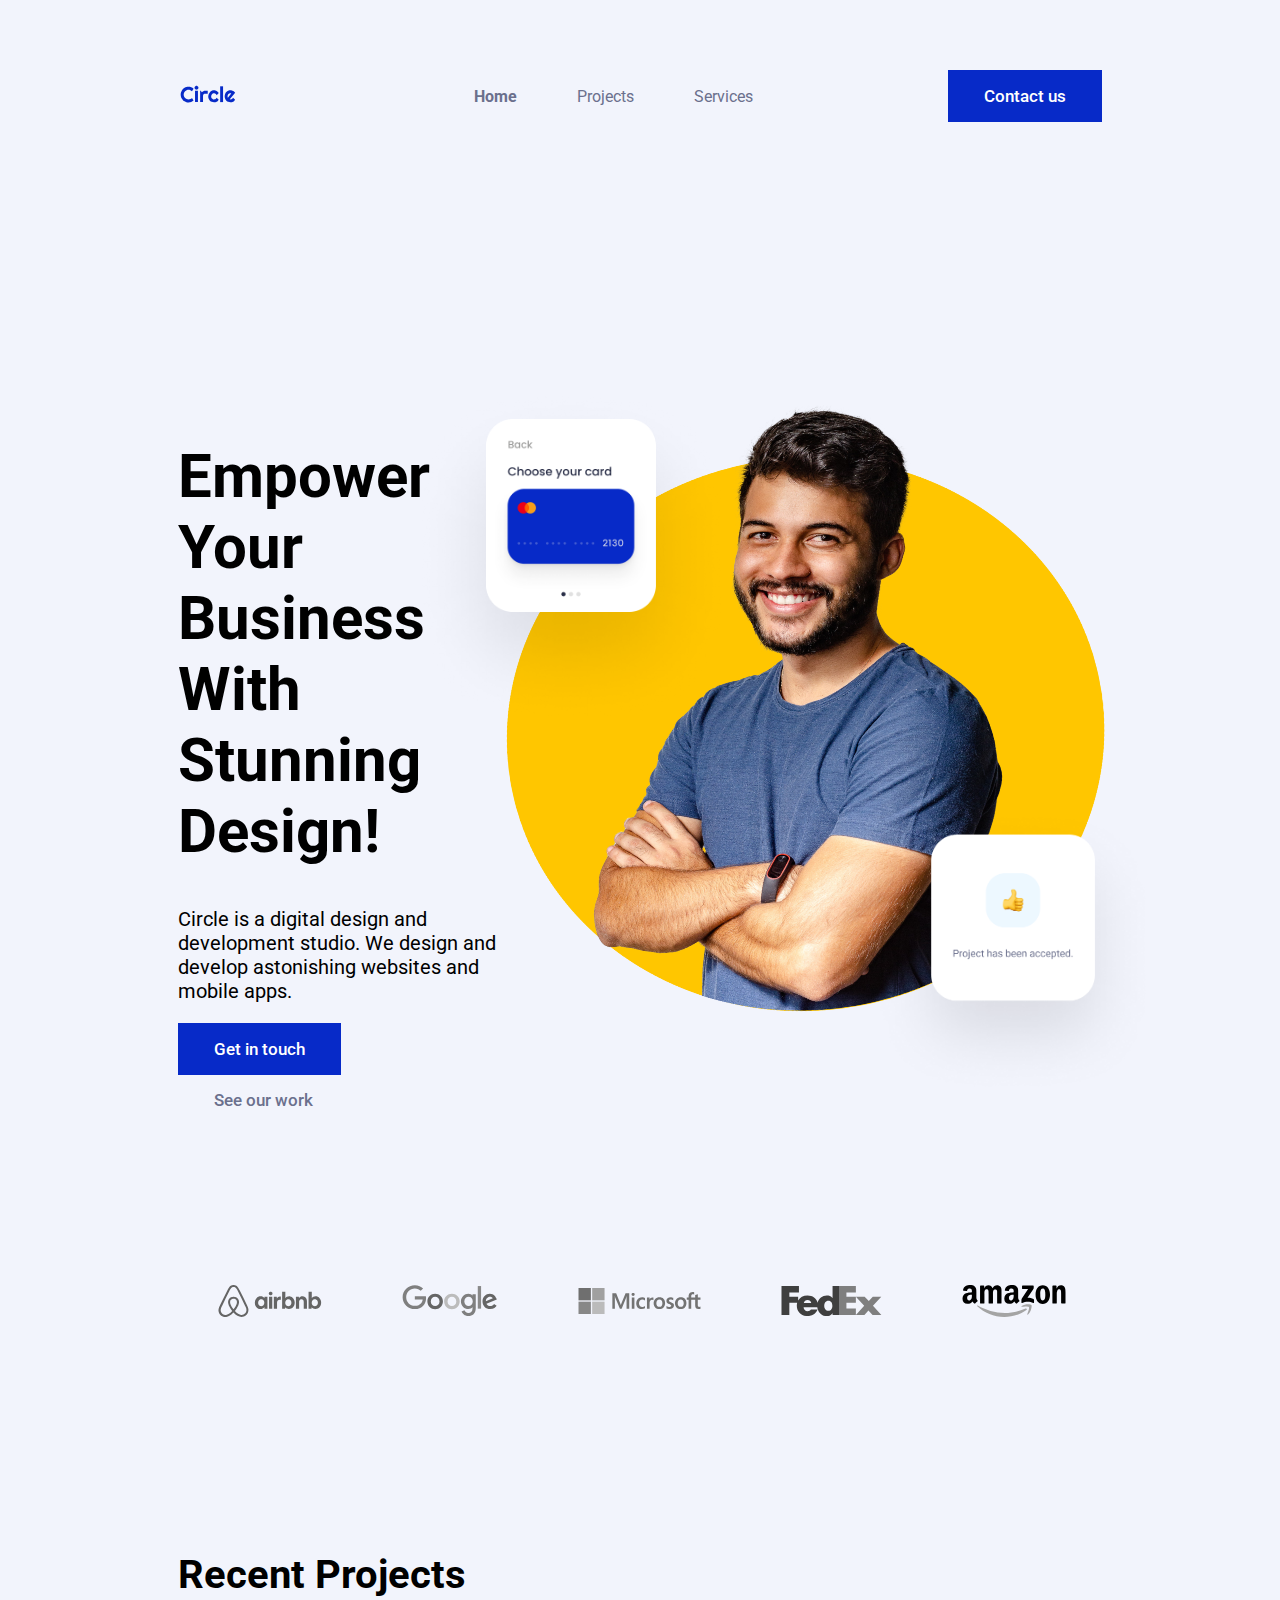
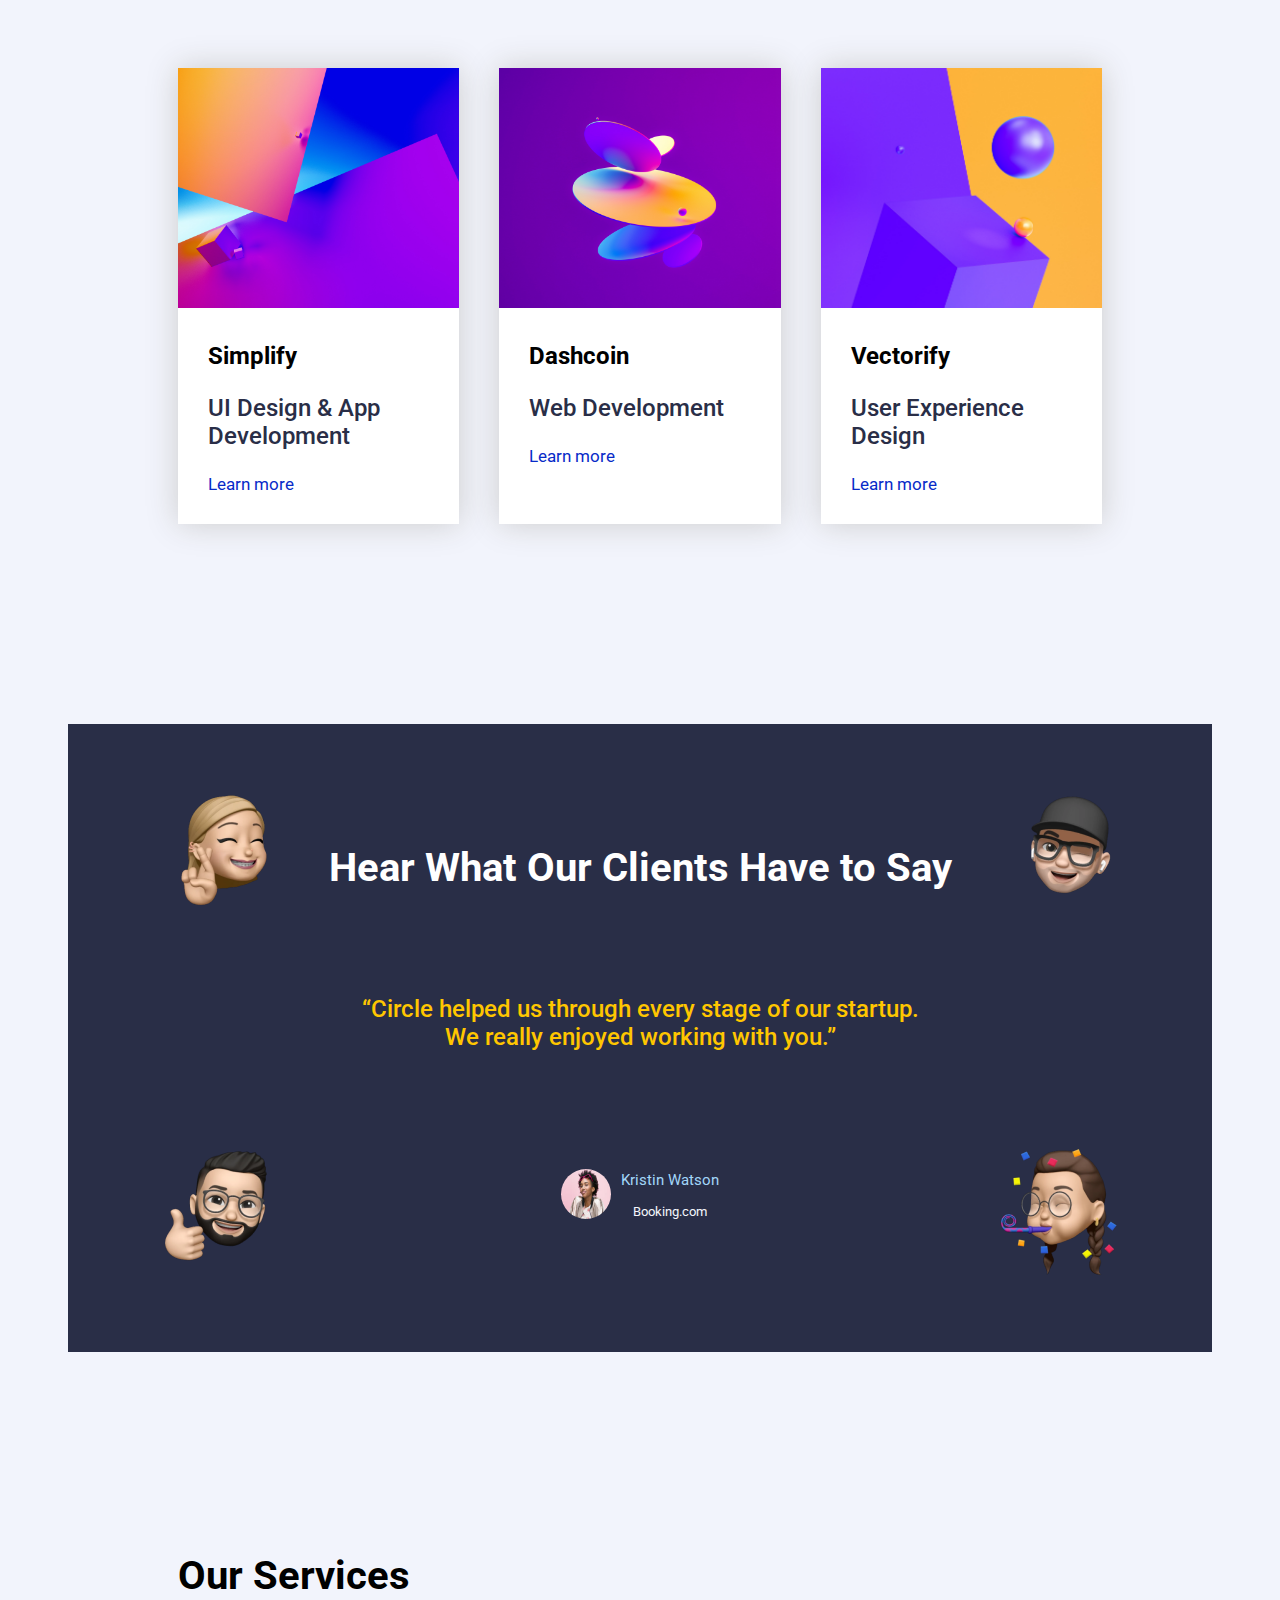
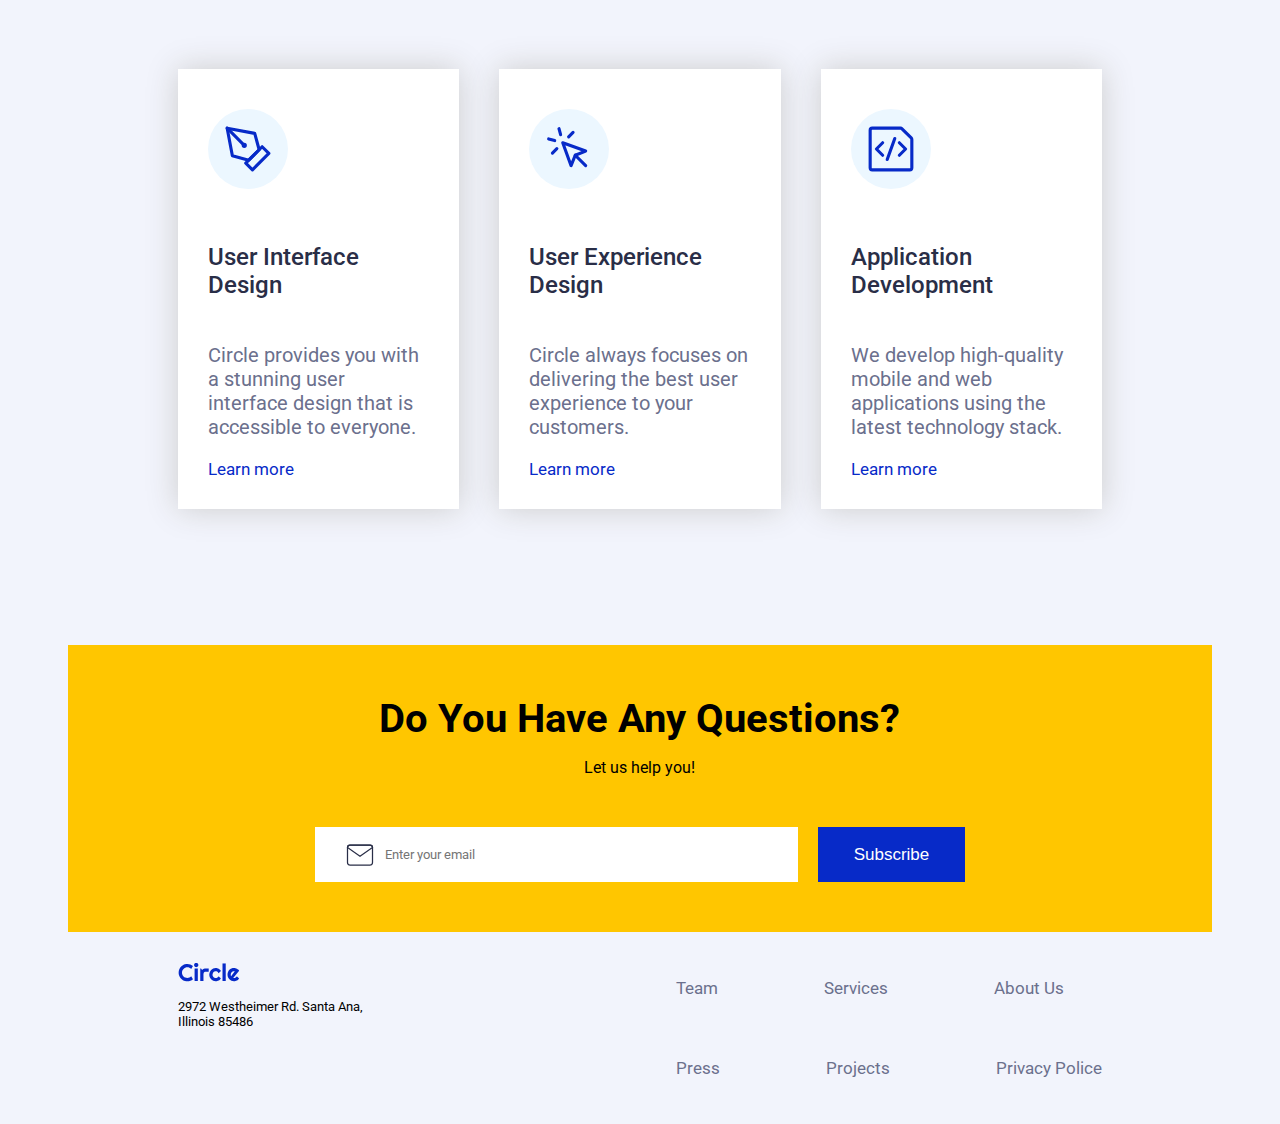
<file: index.html>
<!DOCTYPE html>
<html lang="en">

<head>
    <meta charset="UTF-8">
    <meta name="viewport" content="width=device-width, initial-scale=1">
    <meta uiv="X-UA-Compatible" content="IE=edge,chrome=1">
    <link rel="stylesheet" href="styles/main.css">
    <link rel="stylesheet" href="styles/style.css">

    <title>Circle Midterm Project - Welcome</title>
</head>

<body>
    <header>
        <div id="navbar">
            <a href="/index.html"><img class="header-logo" src="project-assets/logos/circle.svg" alt="logo-circle"></a>
            <ul class="navbar-ul">
                <li><a class="a-hover a-selected color-neutral-medium" href="index.html">Home</a></li>
                <li><a class="a-hover color-neutral-medium" href="project.html">Projects</a></li>

                <li><a class=" a-hover color-neutral-medium" href="/services.html">Services</a></li>
            </ul>
            <a href="/contact.html" class="btn">Contact us</a>
        </div>
    </header>
    <section id="hero">
        <div class="hero-container">
            <div class="hero-content">
                <h1>Empower Your Business With Stunning Design!</h1>
                <p class="table-font">Circle is a digital design and development studio. We design and develop
                    astonishing websites and
                    mobile apps.</p>
                <div class="mobile-container-center"><a href="..." class="btn">Get in touch</a>
                    <a href="See our work"
                        class="btn-nobackground headline-text-medium color-neutral-medium a-hover">See
                        our
                        work</a>
                </div>
            </div>
            <div class="hero-image-container tablet-hidden">
                <div class="card1"><img src="project-assets/hero-section/card-1.png" alt="card1"></div>
                <div class="card2"><img src="project-assets/hero-section/card-2.png" alt="card2"></div>
                <div class="hero-img"><img src="project-assets/hero-section/hero-image.png" alt="hero-image"> </div>
            </div>
        </div>
    </section>
    <section id="client">
        <div class="client-link">
            <a href="/www.airbnb.es/"><img src="project-assets/logos/airbnb-logo.svg" alt="airbnb"></a>
            <a href="/www.google.es/"><img src="project-assets/logos/google-logo.svg" alt="google"></a>
            <a href="/www.microsoft.com"><img src="project-assets/logos/microsoft-logo.svg" alt="microsoft"></a>
            <a href="/www.fedex.com"><img src="project-assets/logos/fedex-logo.svg" alt="fedex"></a>
            <a href="/www.amazon.com"> <img src="project-assets/logos/amazon-logo.svg" alt="amazon"></a>
        </div>
    </section>
    <section id="projects">
        <div class="projects-container">
            <h3>Recent Projects</h3>
            <div class="projects-slide">
                <div class="slide">
                    <img class="img-project" src="project-assets/projects-section/1.jpg" alt="project 1">
                    <div class="slide-text">
                        <h4>Simplify</h4>
                        <p class="body-intro-medium color-neutral-dark p-fontsize-responsive">UI Design & App
                            Development</p>
                        <a class="a-hover color-primary-default headline-text-regular a-bottom"
                            href="/projects/1.html?uuid=1"> Learn
                            more</a>
                    </div>
                </div>

                <div class="slide">
                    <img class="img-project" src="project-assets/projects-section/2.jpg" alt="project 2">
                    <div class="slide-text">
                        <h4>Dashcoin</h4>
                        <p class="body-intro-medium color-neutral-dark p-fontsize-responsive">Web Development</p>
                        <a class="a-hover color-primary-default headline-text-regular" href="/projects/1.html?uuid=2">
                            Learn more</a>
                    </div>
                </div>
                <div class="slide">
                    <img class="img-project" src="project-assets/projects-section/3.jpg" alt="project 3">
                    <div class="slide-text">
                        <h4>Vectorify</h4>
                        <p class="body-intro-medium color-neutral-dark  p-fontsize-responsive">User Experience Design
                        </p>
                        <a class="a-hover color-primary-default headline-text-regular" href="/projects/1.html?uuid=3">
                            Learn more</a>
                    </div>
                </div>
            </div>
        </div>
    </section>
    <section id="testimonial">
        <div class="testimonial-container">
            <div class="testimonial-text">
                <h3 class="h3-white">Hear What Our Clients Have to Say</h3>
                <p class="color-secondary body-intro-medium secondary-text">“Circle helped us through every stage of our
                    startup. We
                    really enjoyed
                    working with you.”</p>
                <div class="testimonial-img">
                    <img class="testimonial-pic" src="project-assets/testimonial-section/profile.png" alt="profile">
                    <div class="">
                        <p class="caption1-regular color-primary-hover">Kristin Watson</p>
                        <p class="caption2-regular color-neutral-light">Booking.com</p>
                    </div>
                </div>
            </div>
            <div class="memoji">
                <img class="testimonial1" src="project-assets/testimonial-section/memoji-1.png" alt="testimonial 1" />
                <img class="testimonial2" src="project-assets/testimonial-section/memoji-2.png" alt="testimonial 2" />
                <img class="testimonial3" src="project-assets/testimonial-section/memoji-3.png" alt="testimonial 3" />
                <img class="testimonial4" src="project-assets/testimonial-section/memoji-4.png" alt="testimonial 4" />
            </div>
        </div>
    </section>
    <section id="services">
        <div>
            <h3>Our Services</h3>
            <div class="projects-slide">
                <div class="slide">
                    <div class="icon-img">
                        <img src="project-assets/services-section/icons/1.svg" alt="service 1">
                    </div>
                    <div class="slide-text">
                        <p class="body-intro-medium color-neutral-dark">User Interface Design</p>
                        <p class="body-intro-regular color-neutral-medium">Circle provides you with a stunning user
                            interface design that is
                            accessible to everyone.</p>
                        <div class="spacer"></div>
                        <a class="a-hover color-primary-default headline-text-regular a-bottom" href="/services.html">
                            Learn
                            more</a>
                    </div>
                </div>

                <div class="slide">
                    <div class="icon-img">
                        <img src="project-assets/services-section/icons/2.svg" alt="service 2">
                    </div>
                    <div class="slide-text">
                        <p class="body-intro-medium color-neutral-dark">User Experience Design</p>
                        <p class="body-intro-regular color-neutral-medium">Circle always focuses on delivering the best
                            user experience to
                            your
                            customers.</p>
                        <div class="spacer"></div>
                        <a class="a-hover color-primary-default headline-text-regular" href="/services.html"> Learn
                            more</a>
                    </div>
                </div>
                <div class="slide">
                    <div class="icon-img">
                        <img src="project-assets/services-section/icons/3.svg" alt="service 3">
                    </div>
                    <div class="slide-text">
                        <p class="body-intro-medium color-neutral-dark">Application Development</p>
                        <p class="body-intro-regular color-neutral-medium">We develop high-quality mobile and web
                            applications using the
                            latest
                            technology stack.</p>
                        <div class="spacer"></div>
                        <a class="a-hover color-primary-default headline-text-regular" href="/services.html"> Learn
                            more</a>
                    </div>
                </div>
            </div>
        </div>
    </section>
    <section id="cta">
        <div class="contact">
            <div>
                <h3>Do You Have Any Questions?</h3>
                <p>Let us help you!</p>

                <form class="form-contact" action="htpps//www.google.es" method="post">
                    <div class="form-email">
                        <input type="email" name="contact-form" placeholder="Enter your email">
                        <img src="project-assets/newsletter/icon/mail.svg" alt="email">
                    </div>
                    <button type="submit" class="btn-form">Subscribe</button>
                </form>
            </div>
        </div>
    </section>
    <footer id="footer">
        <div class="footer-container">
            <div class="logo-footer">
                <a class="a-hover" href="/index.html" target="_blank" rel="noopener noreferrer"><img
                        src="project-assets/logos/circle.svg" alt="circle-logo"> </a>
                <p class="caption2-regular">2972 Westheimer Rd. Santa Ana, <br> Illinois 85486 </p>
            </div>
            <div class="footer-list">
                <ul>
                    <li><a class="a-hover headline-text-regular color-neutral-medium" href="">Team</a></li>
                    <li><a class="a-hover headline-text-regular color-neutral-medium" href="">Services</a></li>
                    <li><a class="a-hover headline-text-regular color-neutral-medium" href="">About Us</a></li>
                </ul>
                <ul>
                    <li><a class="a-hover headline-text-regular color-neutral-medium" href="">Press</a></li>
                    <li><a class="a-hover headline-text-regular color-neutral-medium" href="">Projects</a></li>
                    <li><a class="a-hover headline-text-regular color-neutral-medium" href="">Privacy Police</a>
                    </li>
                </ul>
            </div>
        </div>
    </footer>
</body>

</html>
</file>
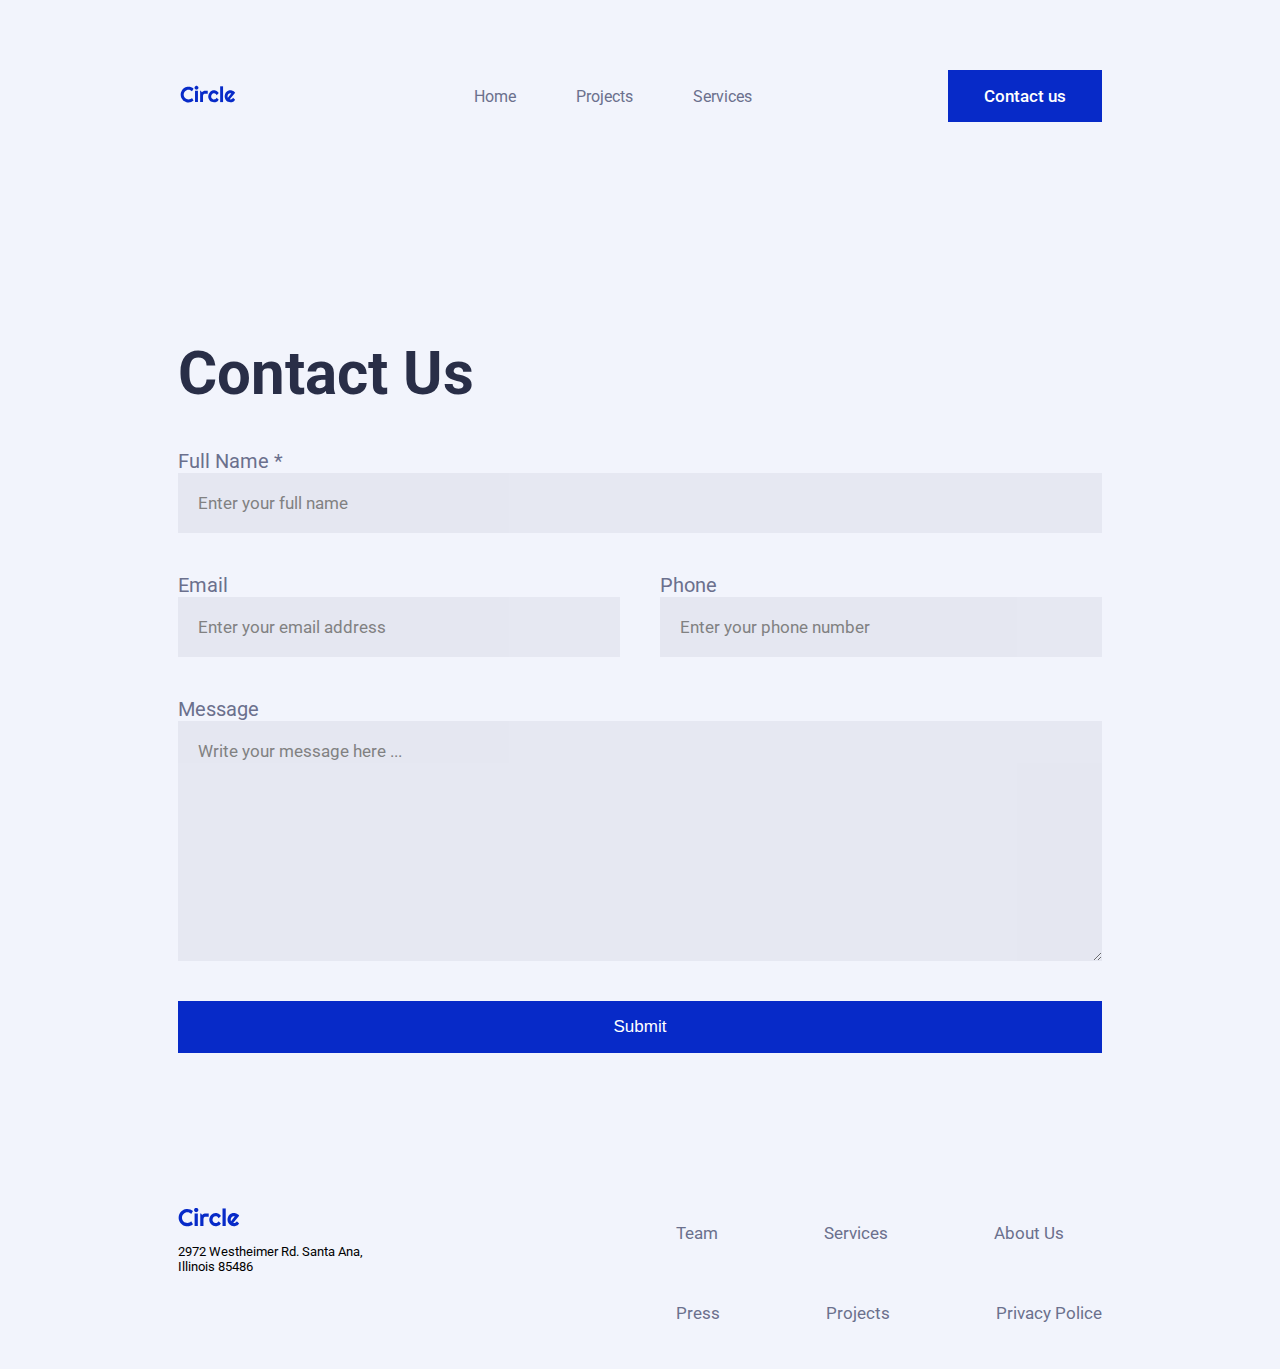
<file: contact.html>
<!DOCTYPE html>
<html lang="en">

<head>
    <meta charset="UTF-8">
    <meta http-equiv="X-UA-Compatible" content="IE=edge">
    <meta name="viewport" content="width=device-width, initial-scale=1.0">
    <link rel="stylesheet" href="styles/main.css">
    <link rel="stylesheet" href="styles/style.css">
    <title>Circle Midterm Project - Contact Us!</title>
</head>

<body>
    <header>
        <div id="navbar">
            <a href="/index.html"><img class="header-logo" src="project-assets/logos/circle.svg" alt="logo-circle"></a>
            <ul class="navbar-ul">
                <li><a class="a-hover color-neutral-medium" href="/index.html">Home</a></li>
                <li><a class="a-hover color-neutral-medium" href="/project.html">Projects</a></li>
                <li><a class="a-hover color-neutral-medium" href="/services.html">Services</a></li>
            </ul>
            <a href="/contact.html" class="btn">Contact us</a>
        </div>
    </header>
    <section id="contact-page">
        <div class="contact-page-form-extended">
            <div>
                <h1 class="color-neutral-dark">Contact Us</h1>
                <form class="form-extended">
                    <div class="form-extended-row form-extended-name">
                        <label for="name" class="body-intro-regular color-neutral-medium">Full Name *</label>
                        <input type="text" name="name" placeholder="Enter your full name"
                            class="headline-text-regular color-neutral-medium" required>
                    </div>
                    <div class="form-extended-email-phone form-extended-row">
                        <div class="form-extended-email">
                            <label for="email" class="body-intro-regular color-neutral-medium">Email</label>
                            <input type="email" name="email" placeholder="Enter your email address"
                                class="headline-text-regular color-neutral-medium" required>
                        </div>
                        <div class="form-extended-phone">
                            <label for="phone" class="body-intro-regular color-neutral-medium">Phone</label>
                            <input type="number" name="phone" placeholder="Enter your phone number"
                                class="headline-text-regular color-neutral-medium" required min="9">
                        </div>
                    </div>
                    <div class="form-extended-row form-extended-name">
                        <label for="message" class="body-intro-regular color-neutral-medium">Message</label>
                        <textarea name="message" placeholder="Write your message here ..."
                            class="headline-text-regular color-neutral-medium" required></textarea>
                    </div>
                    <button type="submit" class="btn headline-text-medium btn-submit">Submit</button>
                </form>
            </div>
        </div>

    </section>

    <footer id="footer">
        <div class="footer-container">
            <div class="logo-footer">
                <a class="a-hover" href="/index.html" target="_blank" rel="noopener noreferrer"><img
                        src="project-assets/logos/circle.svg" alt="circle-logo"> </a>
                <p class="caption2-regular">2972 Westheimer Rd. Santa Ana, <br> Illinois 85486 </p>
            </div>
            <div class="footer-list">
                <ul>
                    <li><a class="a-hover headline-text-regular color-neutral-medium" href="">Team</a></li>
                    <li><a class="a-hover headline-text-regular color-neutral-medium" href="">Services</a></li>
                    <li><a class="a-hover headline-text-regular color-neutral-medium" href="">About Us</a></li>
                </ul>
                <ul>
                    <li><a class="a-hover headline-text-regular color-neutral-medium" href="">Press</a></li>
                    <li><a class="a-hover headline-text-regular color-neutral-medium" href="">Projects</a></li>
                    <li><a class="a-hover headline-text-regular color-neutral-medium" href="">Privacy Police</a>
                    </li>
                </ul>
            </div>
        </div>
    </footer>
    <script src="./contact.js"> </script>
</body>

</html>
</file>
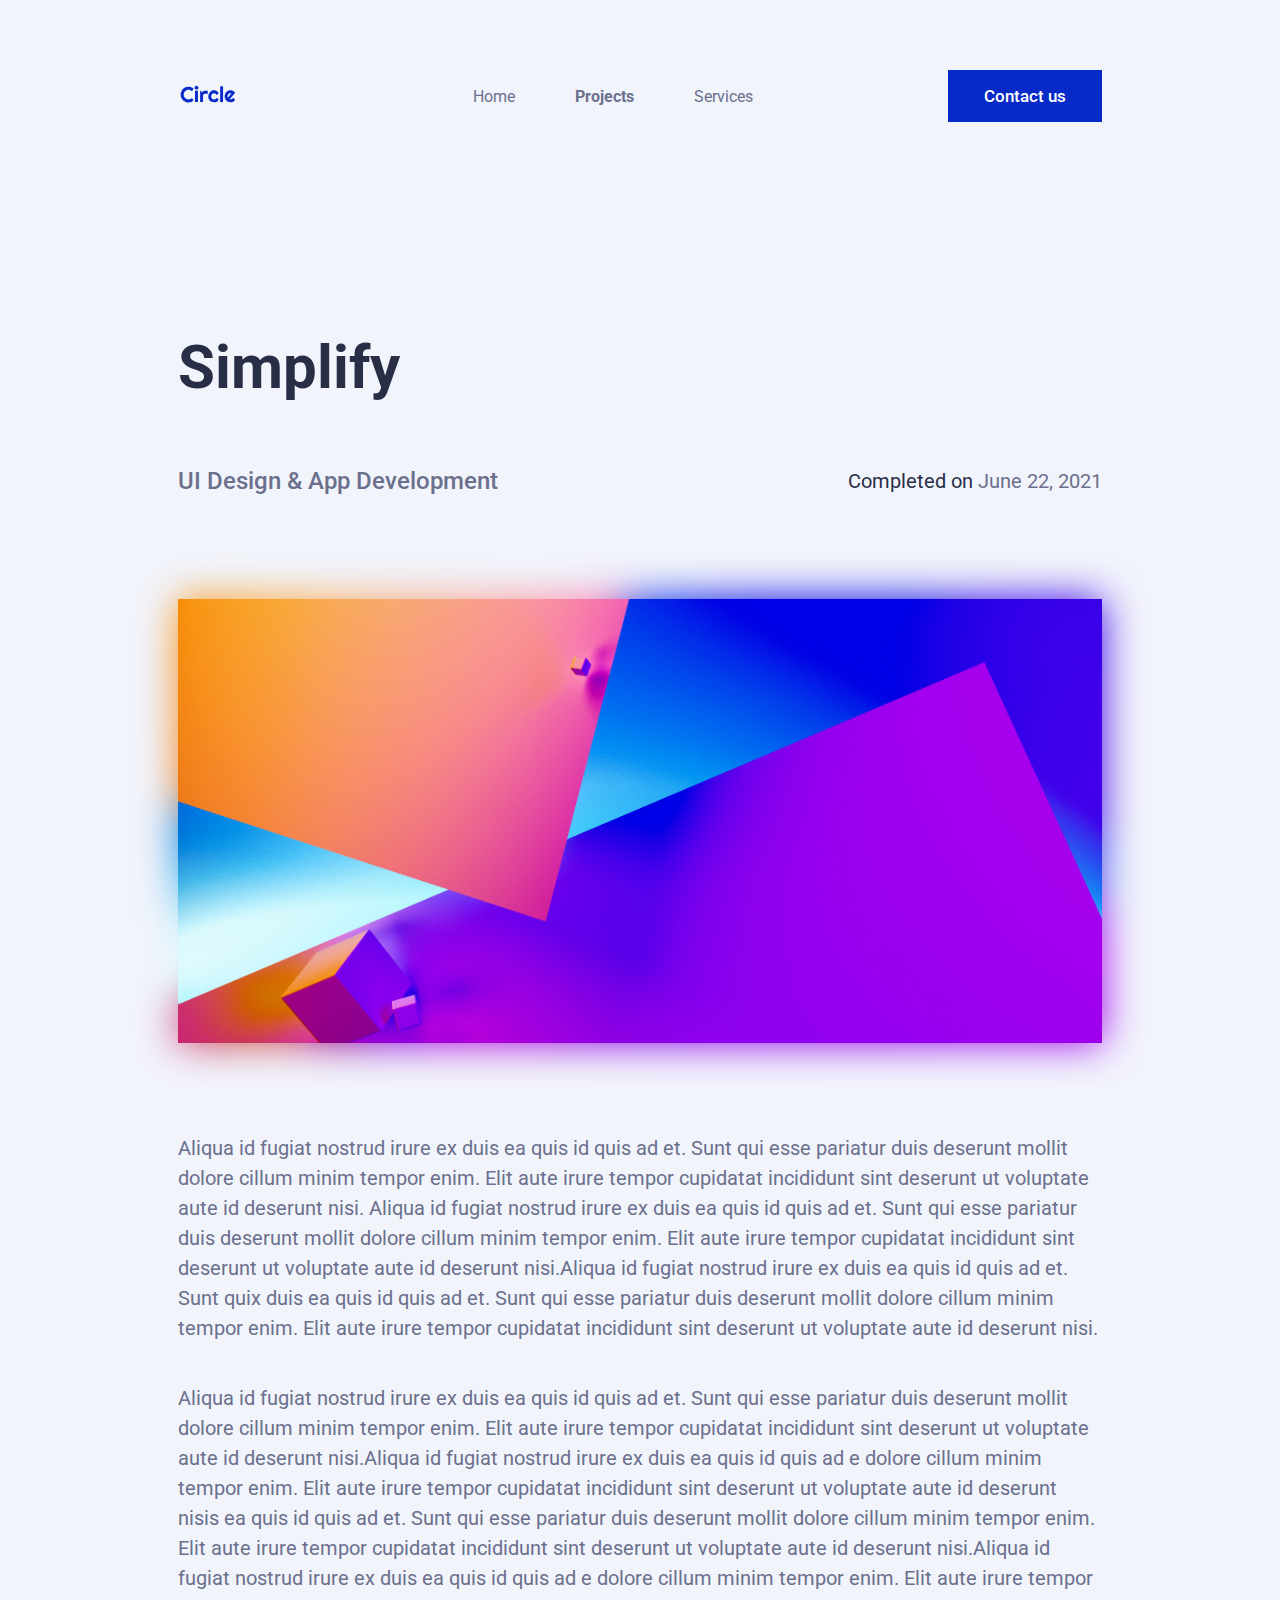
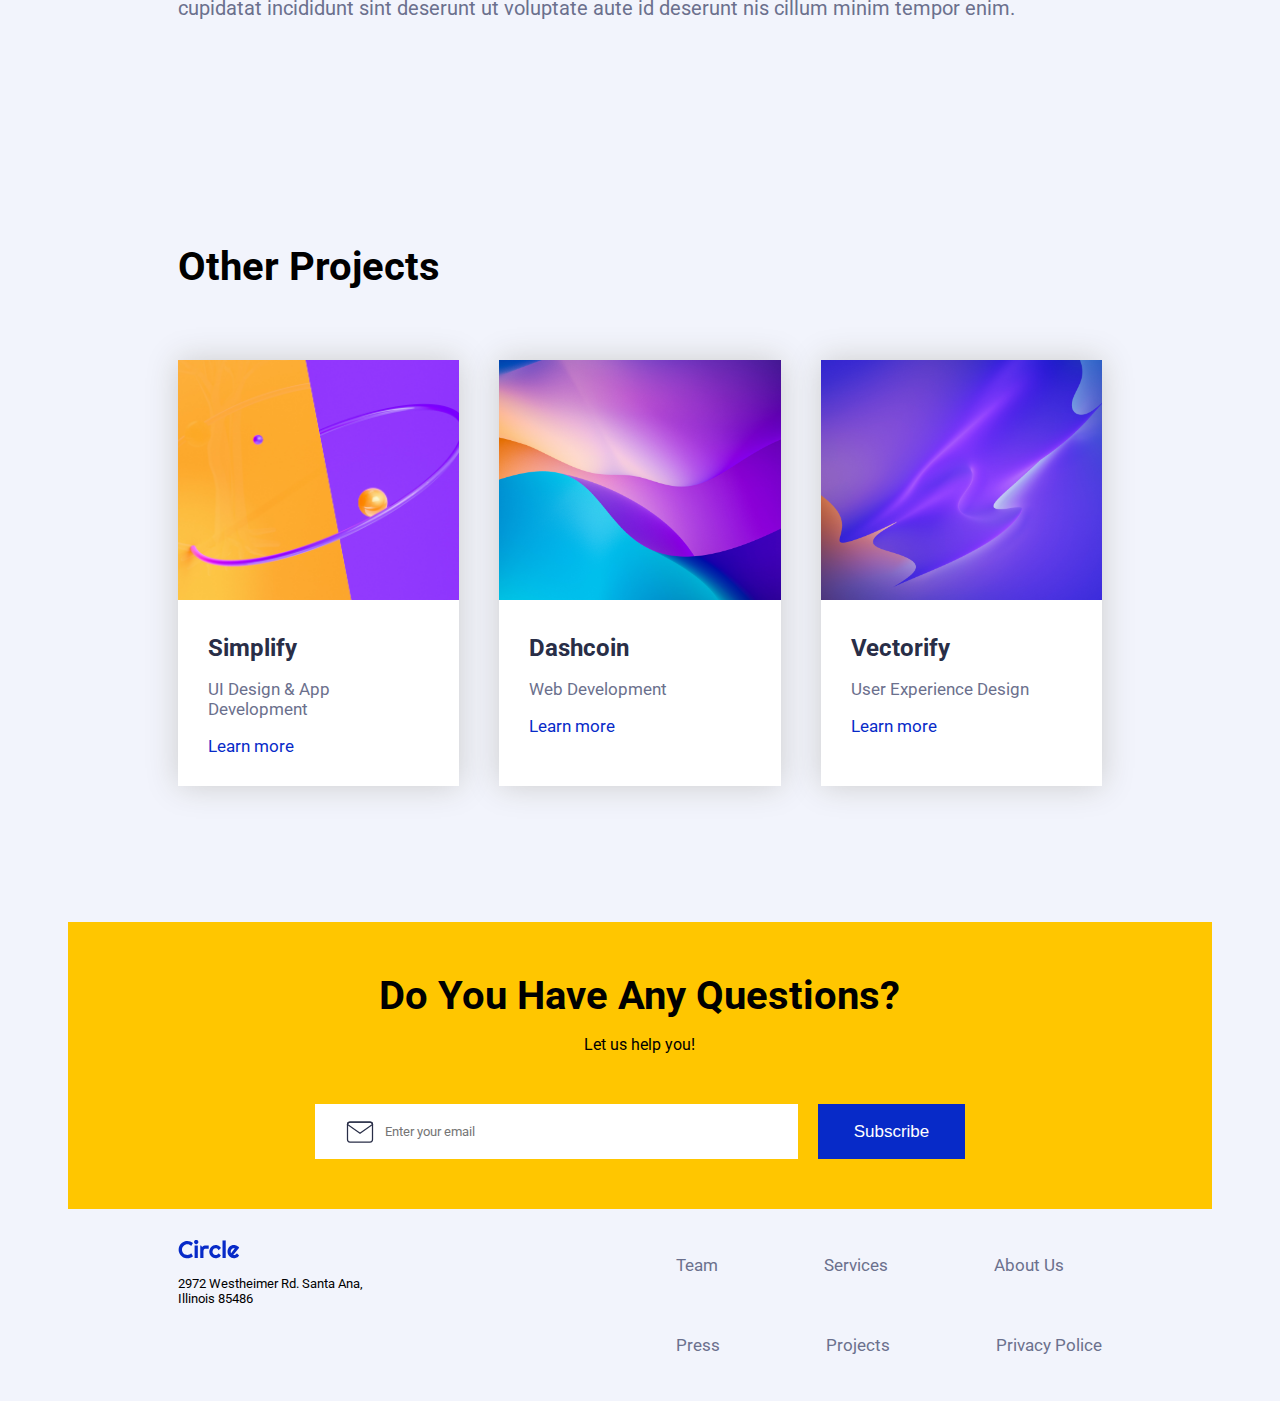
<file: project.html>
<!DOCTYPE html>
<html lang="en">

<head>
    <meta charset="UTF-8">
    <meta http-equiv="X-UA-Compatible" content="IE=edge">
    <meta name="viewport" content="width=device-width, initial-scale=1.0">
    <link rel="stylesheet" href="styles/main.css">
    <link rel="stylesheet" href="styles/style.css">
    <title>Circle Midterm Project - Simplify Project</title>
</head>

<body>
    <header>
        <div id="navbar">
            <a href="/index.html"><img class="header-logo" src="project-assets/logos/circle.svg" alt="logo-circle"></a>
            <ul class="navbar-ul">
                <li><a class="a-hover color-neutral-medium" href="index.html">Home</a></li>
                <li><a class="a-selected a-hover color-neutral-medium" href="project.html">Projects</a></li>
                <li><a class="a-hover color-neutral-medium" href="/services.html">Services</a></li>
            </ul>
            <a href="/contact.html" class="btn">Contact us</a>
        </div>
    </header>
    <section id="main-project">
        <div>
            <h1 class="color-neutral-dark">Simplify</h1>
            <div class=title-main-project>
                <p class="body-intro-medium color-neutral-medium">UI Design & App Development</p>
                <p class="color-neutral-dark body-intro-regular">Completed on <span class="color-neutral-medium">June
                        22,
                        2021</span></p>
            </div>
            <div class="description-main-project">
                <img class="main-project-img" src="project-assets/projects-section/1.jpg" alt="project1">
                <img class="main-project-img-back" src="project-assets/projects-section/1.jpg" alt="project1">
                <p class="color-neutral-medium body-intro-regular p-main-project">Aliqua id fugiat nostrud irure ex duis
                    ea quis id
                    quis ad
                    et. Sunt qui esse pariatur duis deserunt mollit
                    dolore cillum minim tempor enim. Elit aute irure tempor cupidatat incididunt sint deserunt ut
                    voluptate
                    aute id deserunt nisi. Aliqua id fugiat nostrud irure ex duis ea quis id quis ad et. Sunt qui esse
                    pariatur duis deserunt mollit dolore cillum minim tempor enim. Elit aute irure tempor cupidatat
                    incididunt sint deserunt ut voluptate aute id deserunt nisi.Aliqua id fugiat nostrud irure ex duis
                    ea
                    quis id quis ad et. Sunt quix duis ea quis id quis ad et. Sunt qui esse pariatur duis deserunt
                    mollit
                    dolore cillum minim tempor enim. Elit aute irure tempor cupidatat incididunt sint deserunt ut
                    voluptate
                    aute id deserunt nisi.</p>
                <p class="color-neutral-medium body-intro-regular p-main-project">
                    Aliqua id fugiat nostrud irure ex duis ea quis id quis ad et. Sunt qui esse pariatur duis deserunt
                    mollit dolore cillum minim tempor enim. Elit aute irure tempor cupidatat incididunt sint deserunt ut
                    voluptate aute id deserunt nisi.Aliqua id fugiat nostrud irure ex duis ea quis id quis ad e dolore
                    cillum minim tempor enim. Elit aute irure tempor cupidatat incididunt sint deserunt ut voluptate
                    aute id
                    deserunt nisis ea quis id quis ad et. Sunt qui esse pariatur duis deserunt mollit dolore cillum
                    minim
                    tempor enim. Elit aute irure tempor cupidatat incididunt sint deserunt ut voluptate aute id deserunt
                    nisi.Aliqua id fugiat nostrud irure ex duis ea quis id quis ad e dolore cillum minim tempor enim.
                    Elit
                    aute irure tempor cupidatat incididunt sint deserunt ut voluptate aute id deserunt nis cillum minim
                    tempor enim. </p>
            </div>
        </div>
    </section>
    <section id="projects">
        <div class="projects-container">
            <h3>Other Projects</h3>
            <div class="projects-slide">
                <div class="slide">
                    <img class="img-project" src="project-assets/projects-section/4.jpg" alt="project 4">
                    <div class="slide-text">
                        <h4 class="color-neutral-dark">Simplify</h4>
                        <p class="headline-text-regular color-neutral-medium">UI Design & App Development</p>
                        <a class="a-hover color-primary-default headline-text-regular a-bottom"
                            href="/projects/1.html?uuid=1">
                            Learn
                            more</a>
                    </div>
                </div>

                <div class="slide">
                    <img class="img-project" src="project-assets/projects-section/5.jpg" alt="project 5">
                    <div class="slide-text">
                        <h4 class="color-neutral-dark">Dashcoin</h4>
                        <p class="headline-text-regular color-neutral-medium">Web Development</p>
                        <a class="a-hover color-primary-default headline-text-regular a-bottom"
                            href="/projects/1.html?uuid=2">
                            Learn
                            more</a>
                    </div>
                </div>
                <div class="slide">
                    <img class="img-project" src="project-assets/projects-section/6.jpg" alt="project 6">
                    <div class="slide-text">
                        <h4 class="color-neutral-dark">Vectorify</h4>
                        <p class="headline-text-regular color-neutral-medium">User Experience Design</p>
                        <a class="a-hover color-primary-default headline-text-regular a-bottom"
                            href="/projects/1.html?uuid=3">
                            Learn
                            more</a>
                    </div>
                </div>
            </div>
        </div>
    </section>
    <section id="cta">
        <div class="contact">
            <div>
                <h3>Do You Have Any Questions?</h3>
                <p>Let us help you!</p>

                <form class="form-contact" action="htpps//www.google.es" method="post">
                    <div class="form-email">
                        <input type="email" name="contact-form" placeholder="Enter your email">
                        <img src="project-assets/newsletter/icon/mail.svg" alt="email">
                    </div>
                    <button type="submit" class="btn-form">Subscribe</button>
                </form>
            </div>
        </div>

    </section>
    <footer id="footer">
        <div class="footer-container">
            <div class="logo-footer">
                <a class="a-hover" href="/index.html" target="_blank" rel="noopener noreferrer"><img
                        src="project-assets/logos/circle.svg" alt="circle-logo"> </a>
                <p class="caption2-regular">2972 Westheimer Rd. Santa Ana, <br> Illinois 85486 </p>
            </div>
            <div class="footer-list">
                <ul>
                    <li><a class="a-hover headline-text-regular color-neutral-medium" href="">Team</a></li>
                    <li><a class="a-hover headline-text-regular color-neutral-medium" href="">Services</a></li>
                    <li><a class="a-hover headline-text-regular color-neutral-medium" href="">About Us</a></li>
                </ul>
                <ul>
                    <li><a class="a-hover headline-text-regular color-neutral-medium" href="">Press</a></li>
                    <li><a class="a-hover headline-text-regular color-neutral-medium" href="">Projects</a></li>
                    <li><a class="a-hover headline-text-regular color-neutral-medium" href="">Privacy Police</a>
                    </li>
                </ul>
            </div>
        </div>
    </footer>
</body>

</html>
</file>
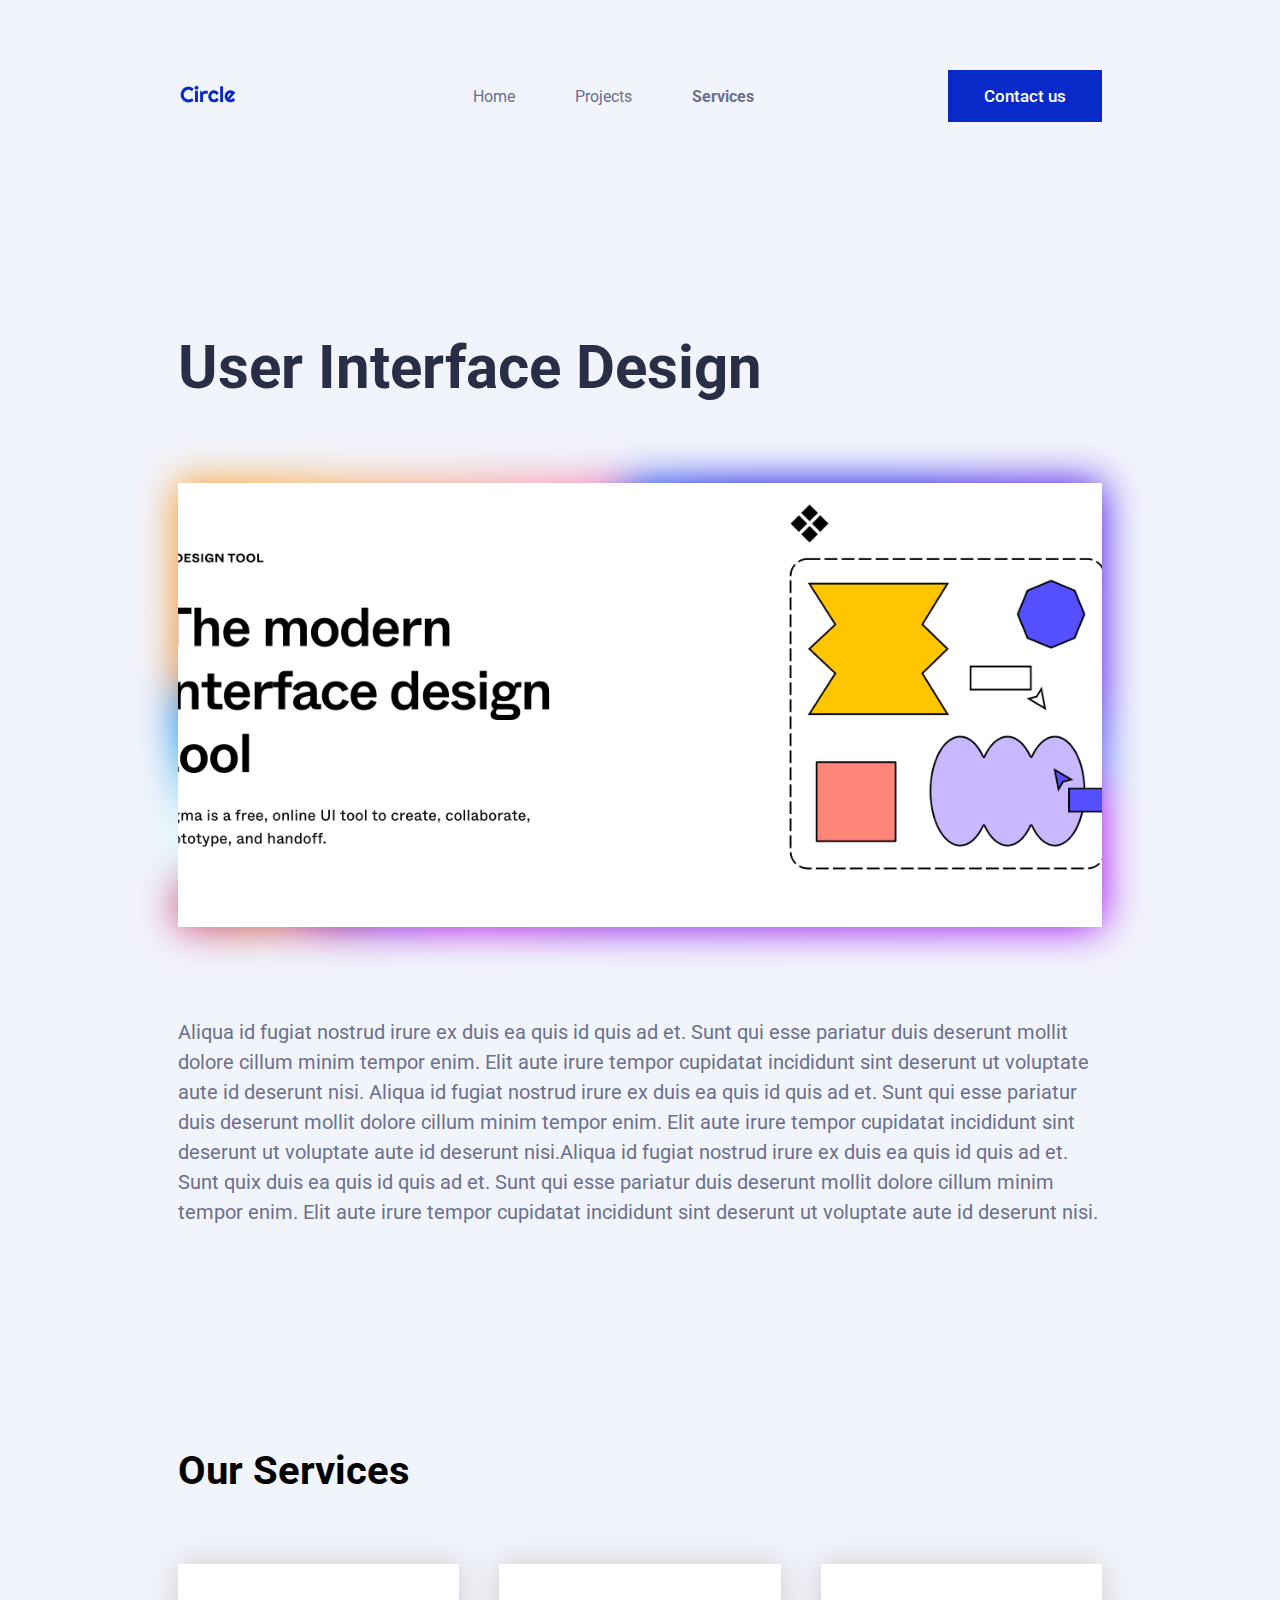
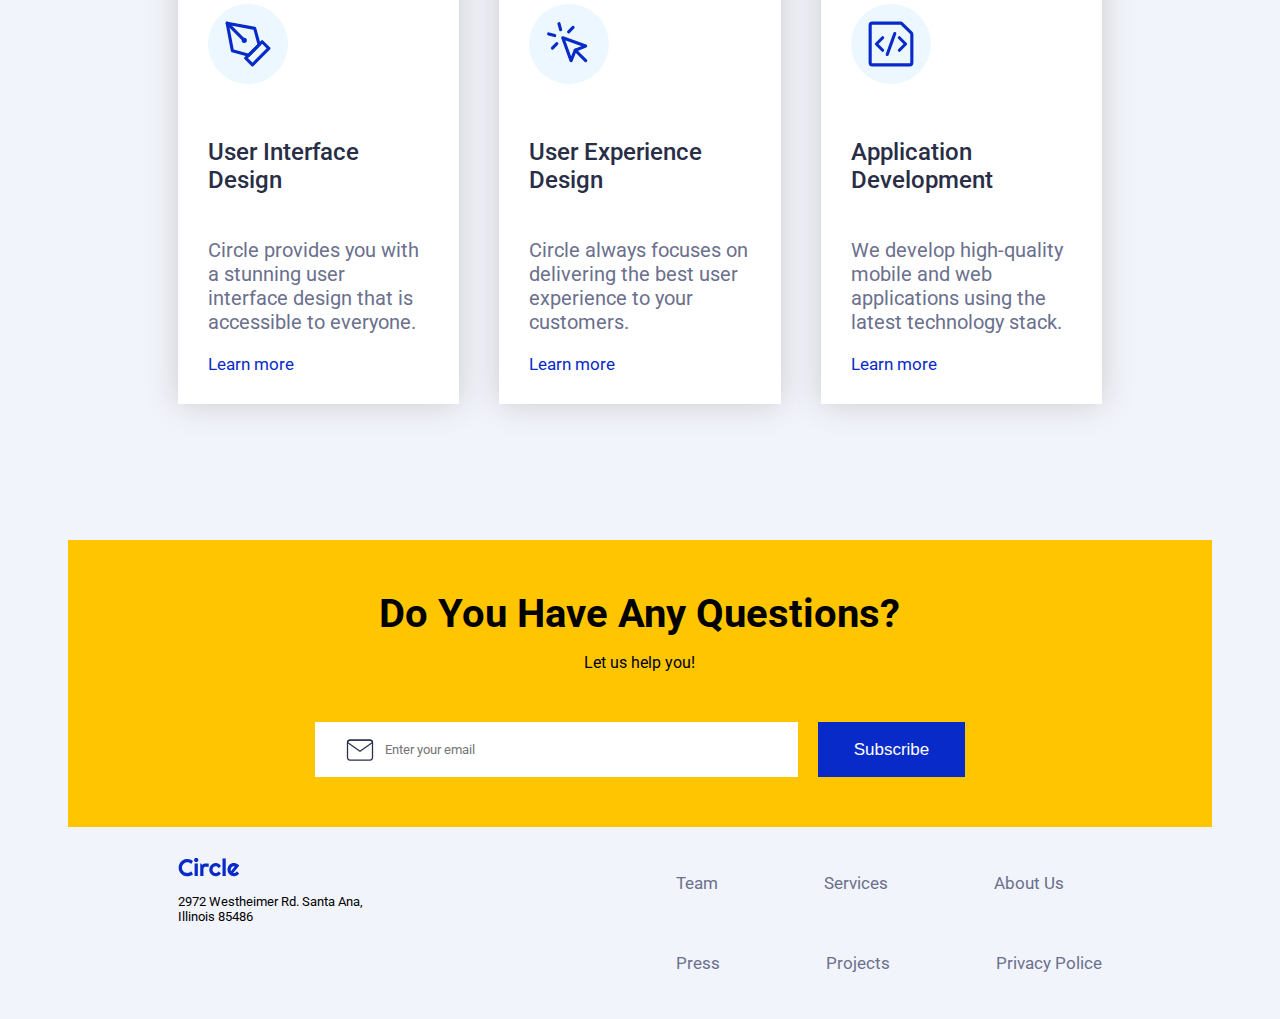
<file: services.html>
<!DOCTYPE html>
<html lang="en">

<head>
    <meta charset="UTF-8">
    <meta http-equiv="X-UA-Compatible" content="IE=edge">
    <meta name="viewport" content="width=device-width, initial-scale=1.0">
    <link rel="stylesheet" href="styles/main.css">
    <link rel="stylesheet" href="styles/style.css">
    <title>Circle Midterm Project - Simplify Project</title>
</head>

<body>
    <header>
        <div id="navbar">
            <a href="/index.html"><img class="header-logo" src="/project-assets/logos/circle.svg" alt="logo-circle"></a>
            <ul class="navbar-ul">
                <li><a class="a-hover color-neutral-medium" href="/index.html">Home</a></li>
                <li><a class="a-hover color-neutral-medium" href="/project.html">Projects</a></li>
                <li><a class="a-selected a-hover color-neutral-medium" href="/services.html">Services</a></li>
            </ul>
            <a href="/contact.html" class="btn">Contact us</a>
        </div>
    </header>
    <section id="main-project">
        <div>
            <h1 class="color-neutral-dark">User Interface Design</h1>
            <div class="description-main-project">
                <img class="main-project-img" src="/project-assets/figma.png" alt="figma">
                <img class="main-project-img-back" src="project-assets/projects-section/1.jpg" alt="project1">
                <p class="color-neutral-medium body-intro-regular p-main-project">Aliqua id fugiat nostrud irure ex duis
                    ea quis id
                    quis ad
                    et. Sunt qui esse pariatur duis deserunt mollit
                    dolore cillum minim tempor enim. Elit aute irure tempor cupidatat incididunt sint deserunt ut
                    voluptate
                    aute id deserunt nisi. Aliqua id fugiat nostrud irure ex duis ea quis id quis ad et. Sunt qui esse
                    pariatur duis deserunt mollit dolore cillum minim tempor enim. Elit aute irure tempor cupidatat
                    incididunt sint deserunt ut voluptate aute id deserunt nisi.Aliqua id fugiat nostrud irure ex duis
                    ea
                    quis id quis ad et. Sunt quix duis ea quis id quis ad et. Sunt qui esse pariatur duis deserunt
                    mollit
                    dolore cillum minim tempor enim. Elit aute irure tempor cupidatat incididunt sint deserunt ut
                    voluptate
                    aute id deserunt nisi.</p>

            </div>
        </div>
    </section>
    <section id="services">
        <div>
            <h3>Our Services</h3>
            <div class="projects-slide">
                <div class="slide">
                    <div class="icon-img">
                        <img src="project-assets/services-section/icons/1.svg" alt="service 1">
                    </div>
                    <div class="slide-text">
                        <p class="body-intro-medium color-neutral-dark">User Interface Design</p>
                        <p class="body-intro-regular color-neutral-medium">Circle provides you with a stunning user
                            interface design that is
                            accessible to everyone.</p>
                        <div class="spacer"></div>
                        <a class="a-hover color-primary-default headline-text-regular a-bottom" href="/services.html">
                            Learn
                            more</a>
                    </div>
                </div>

                <div class="slide">
                    <div class="icon-img">
                        <img src="project-assets/services-section/icons/2.svg" alt="service 2">
                    </div>
                    <div class="slide-text">
                        <p class="body-intro-medium color-neutral-dark">User Experience Design</p>
                        <p class="body-intro-regular color-neutral-medium">Circle always focuses on delivering the best
                            user experience to
                            your
                            customers.</p>
                        <div class="spacer"></div>
                        <a class="a-hover color-primary-default headline-text-regular" href="services.html"> Learn
                            more</a>
                    </div>
                </div>
                <div class="slide">
                    <div class="icon-img">
                        <img src="project-assets/services-section/icons/3.svg" alt="service 3">
                    </div>
                    <div class="slide-text">
                        <p class="body-intro-medium color-neutral-dark">Application Development</p>
                        <p class="body-intro-regular color-neutral-medium">We develop high-quality mobile and web
                            applications using the
                            latest
                            technology stack.</p>
                        <div class="spacer"></div>
                        <a class="a-hover color-primary-default headline-text-regular" href="/services.html"> Learn
                            more</a>
                    </div>
                </div>
            </div>
        </div>
    </section>

    <section id="cta">
        <div class="contact">
            <div>
                <h3>Do You Have Any Questions?</h3>
                <p>Let us help you!</p>

                <form class="form-contact" action="htpps//www.google.es" method="post">
                    <div class="form-email">
                        <input type="email" name="contact-form" placeholder="Enter your email">
                        <img src="project-assets/newsletter/icon/mail.svg" alt="email">
                    </div>
                    <button type="submit" class="btn-form">Subscribe</button>
                </form>
            </div>
        </div>
        <footer id="footer">
            <div class="footer-container">
                <div class="logo-footer">
                    <a class="a-hover" href="/index.html" target="_blank" rel="noopener noreferrer"><img
                            src="project-assets/logos/circle.svg" alt="circle-logo"> </a>
                    <p class="caption2-regular">2972 Westheimer Rd. Santa Ana, <br> Illinois 85486 </p>
                </div>
                <div class="footer-list">
                    <ul>
                        <li><a class="a-hover headline-text-regular color-neutral-medium" href="">Team</a></li>
                        <li><a class="a-hover headline-text-regular color-neutral-medium" href="">Services</a></li>
                        <li><a class="a-hover headline-text-regular color-neutral-medium" href="">About Us</a></li>
                    </ul>
                    <ul>
                        <li><a class="a-hover headline-text-regular color-neutral-medium" href="">Press</a></li>
                        <li><a class="a-hover headline-text-regular color-neutral-medium" href="">Projects</a></li>
                        <li><a class="a-hover headline-text-regular color-neutral-medium" href="">Privacy Police</a>
                        </li>
                    </ul>
                </div>
            </div>
        </footer>
</body>

</html>
</file>
<file: styles/main.css>
@import url("https://fonts.googleapis.com/css?family=Roboto+Condensed:700|Roboto:100,300,700");

html,
body {
    background-color: #f2f4fc;

}

html,
body,
input,
textarea {
    font-family: Roboto;
}

/* TEXT STYLES */
h1 {
    font-size: 60px;
    font-weight: 700;
}

h2 {
    font-size: 50px;
    font-weight: 700;
}

h3 {
    font-size: 40px;
    font-weight: 700;
    margin: 0px;
}

.h3-white {
    color: #ffffff;
}

h4 {
    font-size: 24px;
    font-weight: 700;
    margin: 0px;
}

.body-intro-medium {
    font-size: 24px;
    font-weight: 500;
}

.body-intro-regular {
    font-size: 20px;
    font-weight: 400;
}

.headline-text-medium {
    font-size: 17px;
    font-weight: 500;
}

.headline-text-regular {
    font-size: 17px;
    font-weight: 400;
}

.caption1-regular {
    font-size: 15px;
    font-weight: 400;
}

.caption2-regular {
    font-size: 13px;
    font-weight: 400;
}

/* LINKS STYLES */
a {
    text-decoration: none;
}


.a-hover:hover {
    font-weight: 700;
    color: #A2D6F9
}


.a-selected {
    font-weight: bold;
    color: #072AC8;
}

.a-selected:hover {
    color: #A2D6F9;
}

.a-bottom {
    position: relative;
    bottom: 0px;
    left: 0px;
}

.btn {
    background-color: #072AC8;
    color: #ffffff;
    text-decoration: none;
    font-size: 17px;
    font-weight: 500;
    line-height: 22px;
    letter-spacing: 0em;
    text-align: center;
    padding: 15px 36px;
    display: inline-block;
}

@media (max-width: 1007px) {
    .btn {
        border-radius: 20px;
    }
}

.btn:hover {
    font-weight: 700;
    color: #A2D6F9;
}

.btn-nobackground {
    text-align: center;
    padding: 15px 36px;
    display: inline-block;
}

.spacer {
    flex-grow: 1;
}


/* COLORS  */

.color-primary-default {
    color: #072AC8
}

.color-accent {
    color: #43D2FF;

}

.color-primary-hover {
    color: #A2D6F9;

}

.color-primary-tapped {
    color: #D1EDFF;

}

.color-neutral-dark {
    color: #292E47;

}

.color-neutral-medium {
    color: #6B708D;

}

.color-neutral-light {
    color: #F4F6FC;

}

.color-neutral-lightblue {
    color: #ECF7FF;

}

.color-secondary {
    color: #FFC600;

}
</file>
<file: styles/style.css>
/* HEADER STYLES */


header {
    height: 122px;
}

.header-logo {
    height: 18px;
    width: 60px;
    border-radius: 0px;

}

#navbar {
    display: flex;
    flex-direction: row;
    justify-content: space-between;
    margin: 70px 170px 0 170px;
    align-items: center;
}

@media (max-width: 1007px) {
    #navbar {
        margin: 40px 40px 0 40px;
    }
}

@media (max-width: 640px) {
    #navbar {
        margin: 0;
    }
}

.navbar-ul {
    list-style: none;
    display: flex;
    flex-direction: row;
    justify-content: space-between;
    justify-items: center;
    gap: 60px;
}

/* HERO STYLES */

.hero-container {
    margin: 100px 170px 0px 170px;
    display: flex;
    flex-direction: row;
    align-items: center;
}

@media (max-width:1007px) {
    .hero-container {
        margin: 0 40px 0 40px;
        background-color: #FFC600;
        padding: 20px;
    }
}

@media (max-width: 640px) {
    .hero-container {
        margin: 0 10px 0 10px;
        background-color: #FFC600;
        border-radius: 60px;
        padding: 70px;
    }
}



.hero-content {
    flex: 1;
    margin-top: 109px;
    width: 210px;
    padding-right: 0px;
}

@media (max-width:1007px) {
    .hero-content {
        margin: 0;
    }
}

@media (max-width: 640px) {
    .hero-content {
        margin: 0px;
    }
}

.hero-content p {
    font-family: Roboto;
    font-size: 20px;
    font-weight: 400;
    margin-top: 30px;
}

.hero-image-container {
    position: relative;
    width: 600px;
    min-width: 0px;
}


.hero-img img {
    height: 620px;
    width: 600px;
    transform: rotate(-6deg);
}

.card1 img {
    height: 360px;
    position: absolute;
    z-index: 1;
    top: -20px;
    left: -100px;
}

.card2 img {
    height: 300px;
    position: absolute;
    z-index: 2;
    bottom: -80px;
    right: -60px;
}

/* CLIENT STYLES */

.client-link {
    margin: 130px 170px 0px 170px;
    display: flex;
    flex-direction: row;
    justify-content: space-between;
    align-items: center;
    height: 96px;
    filter: grayscale(100%);
}


.client-link a {
    margin: 0px 40px;
}


/* PROJECT STYLES */

#projects {
    margin: 200px 170px 0px 170px;
}


.img-project {
    height: 240px;
    width: 100%;
    object-fit: cover;

}

.projects-slide {
    display: flex;
    flex-direction: row;
    gap: 40px;
    margin-top: 70px;
}

.slide {
    margin: 0px;
    flex: 1;
    background-color: #ffffff;
    box-shadow: 0 0 30px #ccc;
    min-width: 0;
}

.slide-text {
    padding: 30px;
    display: flex;
    flex-direction: column;
}


/* TESTIMONIAL STYLES */
#testimonial {
    margin-top: 200px;
}

.testimonial-container {
    background-color: #292E47;
    position: relative;
    display: flex;
    flex-direction: column;
    align-items: center;
    justify-content: center;
    text-align: center;
    padding: 120px 110px;
    margin: 0 60px 0 60px;
}

.secondary-text {
    margin: 104px auto 0 auto;
    max-width: 596px;
}

.testimonial-img {
    display: flex;
    flex-direction: row;
    justify-content: center;
    width: 100%;
    margin: 105px auto 0 auto;
    align-items: center;
    gap: 10px;

}

.testimonial-pic {
    border-radius: 50%;
    width: 50px;
    height: 50px;
}

.testimonial-name {
    text-align: left;
}

.testimonial1 {
    height: 150px;
    width: 150px;
    z-index: 1;
    top: 51px;
    left: 76px;
    position: absolute;
}

.testimonial2 {
    height: 150px;
    width: 150px;
    z-index: 1;
    top: 51px;
    right: 72px;
    position: absolute;
}

.testimonial3 {
    height: 150px;
    width: 150px;
    z-index: 1;
    bottom: 73px;
    left: 76px;
    position: absolute;
}

.testimonial4 {
    height: 150px;
    width: 150px;
    z-index: 1;
    bottom: 73px;
    right: 72px;
    position: absolute;
}

/* SERVICES STYLES */

#services {
    margin: 200px 170px 0px 170px;
}

.icon-img img {
    height: 50px;
    width: 50px;
}

.icon-img {
    height: 80px;
    width: 80px;
    background-color: #ECF7FF;
    border-radius: 80px;
    align-items: center;
    justify-content: center;
    display: flex;
    margin: 40px 0 0 30px;
}

/* CONTACT STYLES */
#cta {
    margin-top: 136px;
}

.contact {
    margin: 0 60px 0 60px;
    background-color: #FFC600;
    display: flex;
    align-items: center;
    justify-content: center;
    text-align: center;
    padding: 50px;
}

.form-contact {
    display: flex;
    margin-top: 50px;
}

.form-email {
    position: relative;
}

.form-email img {
    position: absolute;
    top: 13px;
    left: 30px;

}

.form-email input {
    width: 393px;
    border: 0px;
    padding-left: 70px;
    margin-right: 20px;
}

.btn-form {
    border: 0px;
    background-color: #072AC8;
    color: #ffffff;
    text-decoration: none;
    font-size: 17px;
    font-weight: 500;
    line-height: 22px;
    letter-spacing: 0em;
    text-align: center;
    padding: 15px 36px;
}

/* FOOTER STYLES */
#footer {
    margin: 30px 170px 30px 170px;
}

.footer-container {
    display: flex;
    flex-direction: row;
    justify-content: space-between;

}

.footer-list ul {
    list-style: none;
    display: flex;
    flex-direction: row;
    width: 100%;
    gap: 106px;
}

.footer-list ul:last-child {
    margin-top: 60px;
}

.footer-list il {
    flex: 1;
}

/* MAIN PROJECT STYLES */
#main-project {
    margin: 140px 170px 0px 170px;
}

.description-main-project {
    display: flex;
    align-items: center;
    position: relative;
    flex-direction: column;
    margin-top: 80px;

}

.main-project-img {
    width: 100%;
    height: 444px;
    object-fit: cover;
    z-index: 1;
    position: absolute;
    display: flex;
    /* margin-bottom: 70px; */
}

.main-project-img-back {
    width: 100%;
    height: 444px;
    object-fit: cover;
    filter: blur(20px);
    z-index: 0;
    display: flex;
    margin-bottom: 70px;
}

.title-main-project {
    display: flex;
    flex-direction: row;
    align-items: center;
    justify-content: space-between;
}

.p-main-project {
    line-height: 30px;
    vertical-align: top;
}

/* CONTACT PAGE STYLES */
.contact-page-form-extended {
    margin: 146px 170px 154px 170px;
}

.form-extended label {
    display: block;
}

.form-extended input {
    border: 0px;
    background-color: #6B708D1A;
    opacity: 90%;
}

.form-extended-row {
    margin-top: 40px;
}

.form-extended-name,
.form-extended-phone,
.form-extended-email {
    display: flex;
    flex-direction: column;
}

.form-extended-email-phone {
    display: flex;
    flex-direction: row;
    gap: 40px;
}

input,
textarea {
    padding: 20px;
}

.form-extended-email,
.form-extended-phone {
    flex: 1;
}

button.btn {
    border: 0px;
    margin-top: 40px;
    width: 100%;
}

textarea {
    border: 0px;
    background-color: #6B708D1A;
    opacity: 90%;
    height: 200px;
    font-family: roboto;
}



/* TABLET SIZES */
@media (max-width: 1007px) {

    h1 {
        font-size: 30px;
    }

    h3 {
        font-size: 20px;
        margin-top: 10px;
    }

    #services {
        margin: 50px 40px 0 40px;
    }

    #footer {
        margin: 50px 40px 30px 40px;
    }


    #testimonial {
        margin-top: 50px;
    }

    #client {
        background-color: white;
        margin: 20px 40px 0 40px;
    }

    .tablet-hidden {
        display: none;
    }

    .tablet-title {
        font-size: 24px;
    }

    .table-font {
        font-size: 16px;
    }

    .client-link {
        margin: 0 20px 0 20px;
        justify-content: space-evenly;
    }

    .client-link img {
        height: 20px;
    }

    .client-link a {
        margin: 0px;
    }

    .memoji {
        display: none;
    }

    .testimonial-container {
        padding: 60px 30px;
        margin: 0 20px 0 20px;
    }

    #projects {
        margin: 50px 40px 0 40px;
    }

    #cta {
        margin-top: 50px;
    }

    .img-project {
        height: 200px;
    }

    .slide-text {
        padding: 20px;
    }

    .projects-slide {
        margin-top: 20px;
    }

    h4 {
        font-size: 20px;
    }

    .p-fontsize-responsive {
        font-size: 16px;
    }


}


/* MOBILE SIZES */


@media (max-width: 640px) {
    h1 {
        font-size: 24px;
    }

    #services,
    #projects,
    #hero,
    #main-project {
        margin: 50px 50px 0 50px;
    }



    .footer-container {
        flex-direction: column;
        border: 2px dotted #072AC8;
        padding: 20px;
        border-radius: 15px;

    }

    .logo-footer {
        flex-direction: row;
        display: flex;
        align-items: center;
        justify-content: space-between;
        border-bottom: 3px dotted #072AC8;
        margin-bottom: 20px;
    }

    .title-main-project {
        flex-wrap: wrap;
    }

    .footer-list ul {
        text-align: center;
        margin: 0px;
        padding: 0px;
        gap: 0px;
        justify-content: space-around;
    }

    .footer-list ul:last-child {
        margin-top: 20px;
    }

    #client {
        margin: 20px 0 0 0;
    }

    .client-link {
        margin: 0 10px 0 10px;
        justify-content: space-evenly;
    }

    .client-link img {
        height: 20px;
    }


    .memoji {
        display: none;
    }

    .projects-slide {
        flex-wrap: wrap;
    }


    .slide {
        flex: 1 0 100%;
    }

    .mobile-container-center {
        text-align: center;
    }

    .form-contact {
        flex-wrap: wrap;
    }

    .form-email input {
        width: 100%;
    }
}
</file>
